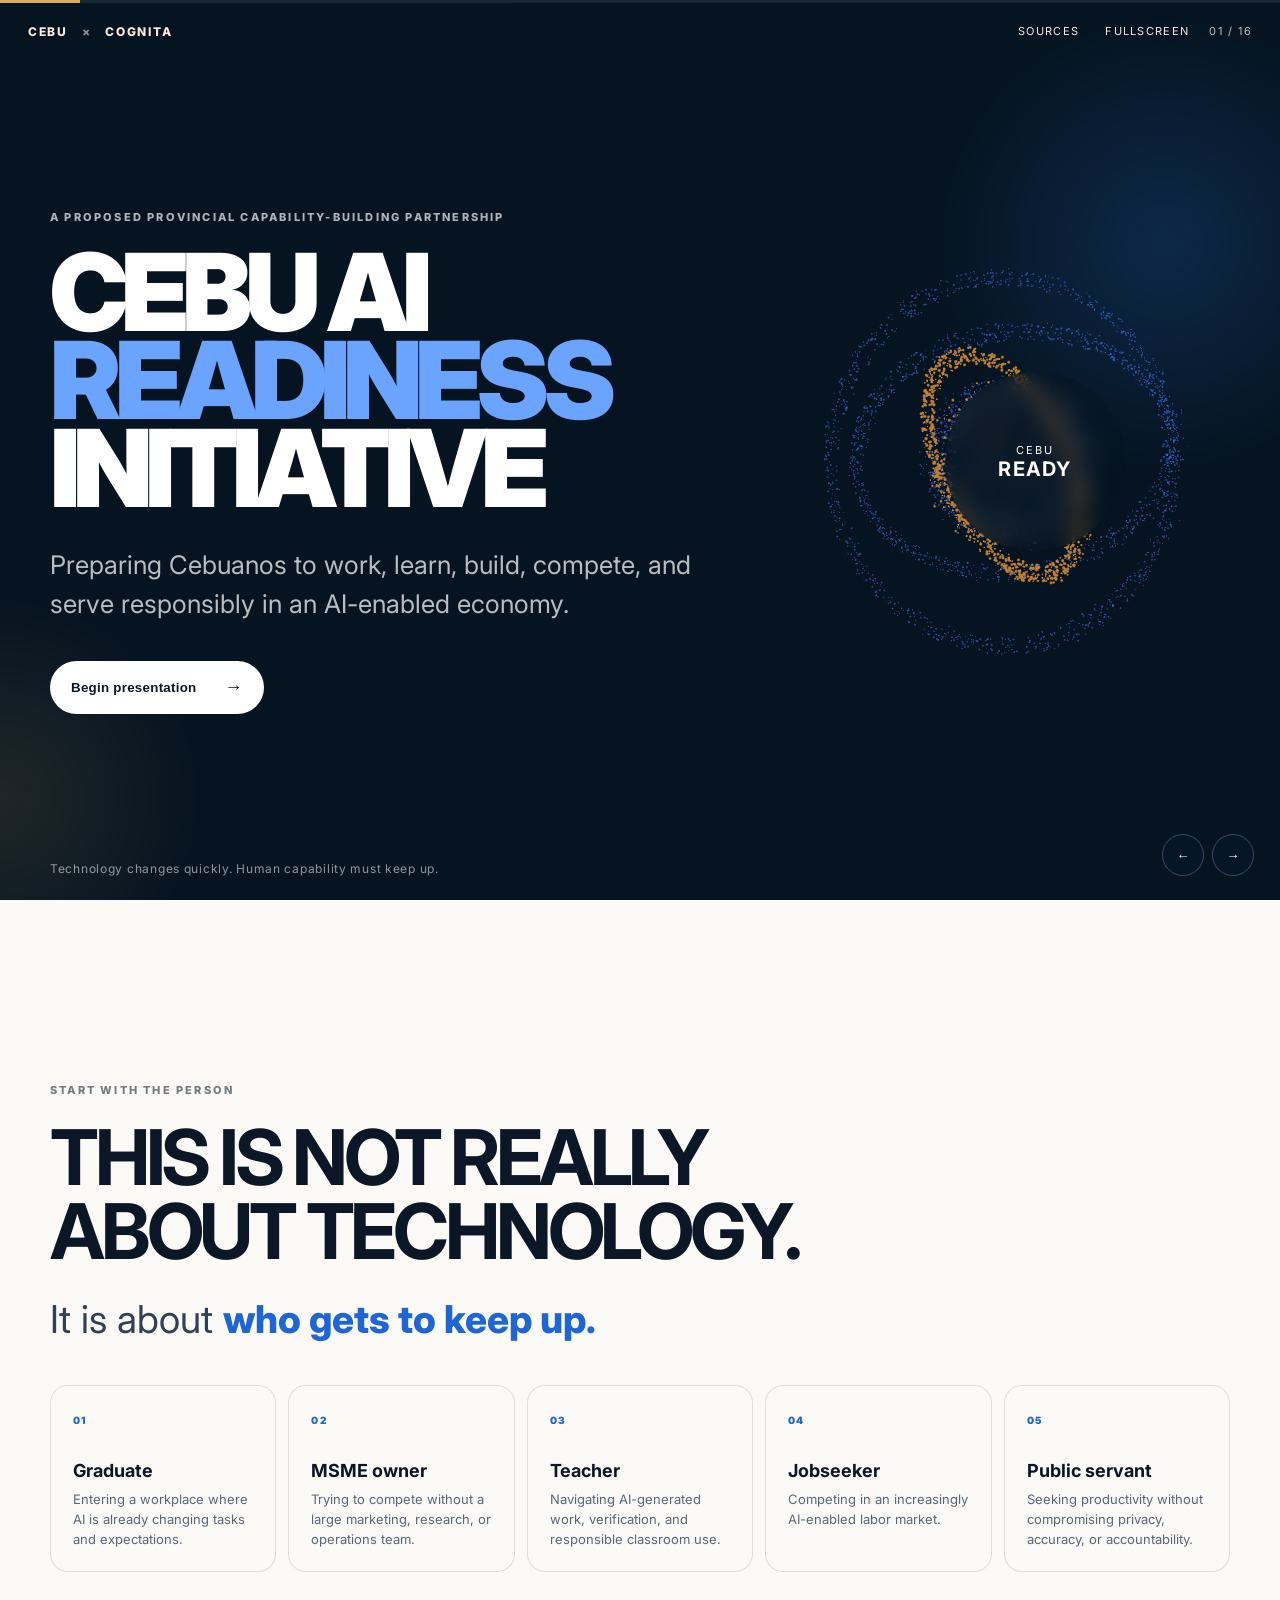
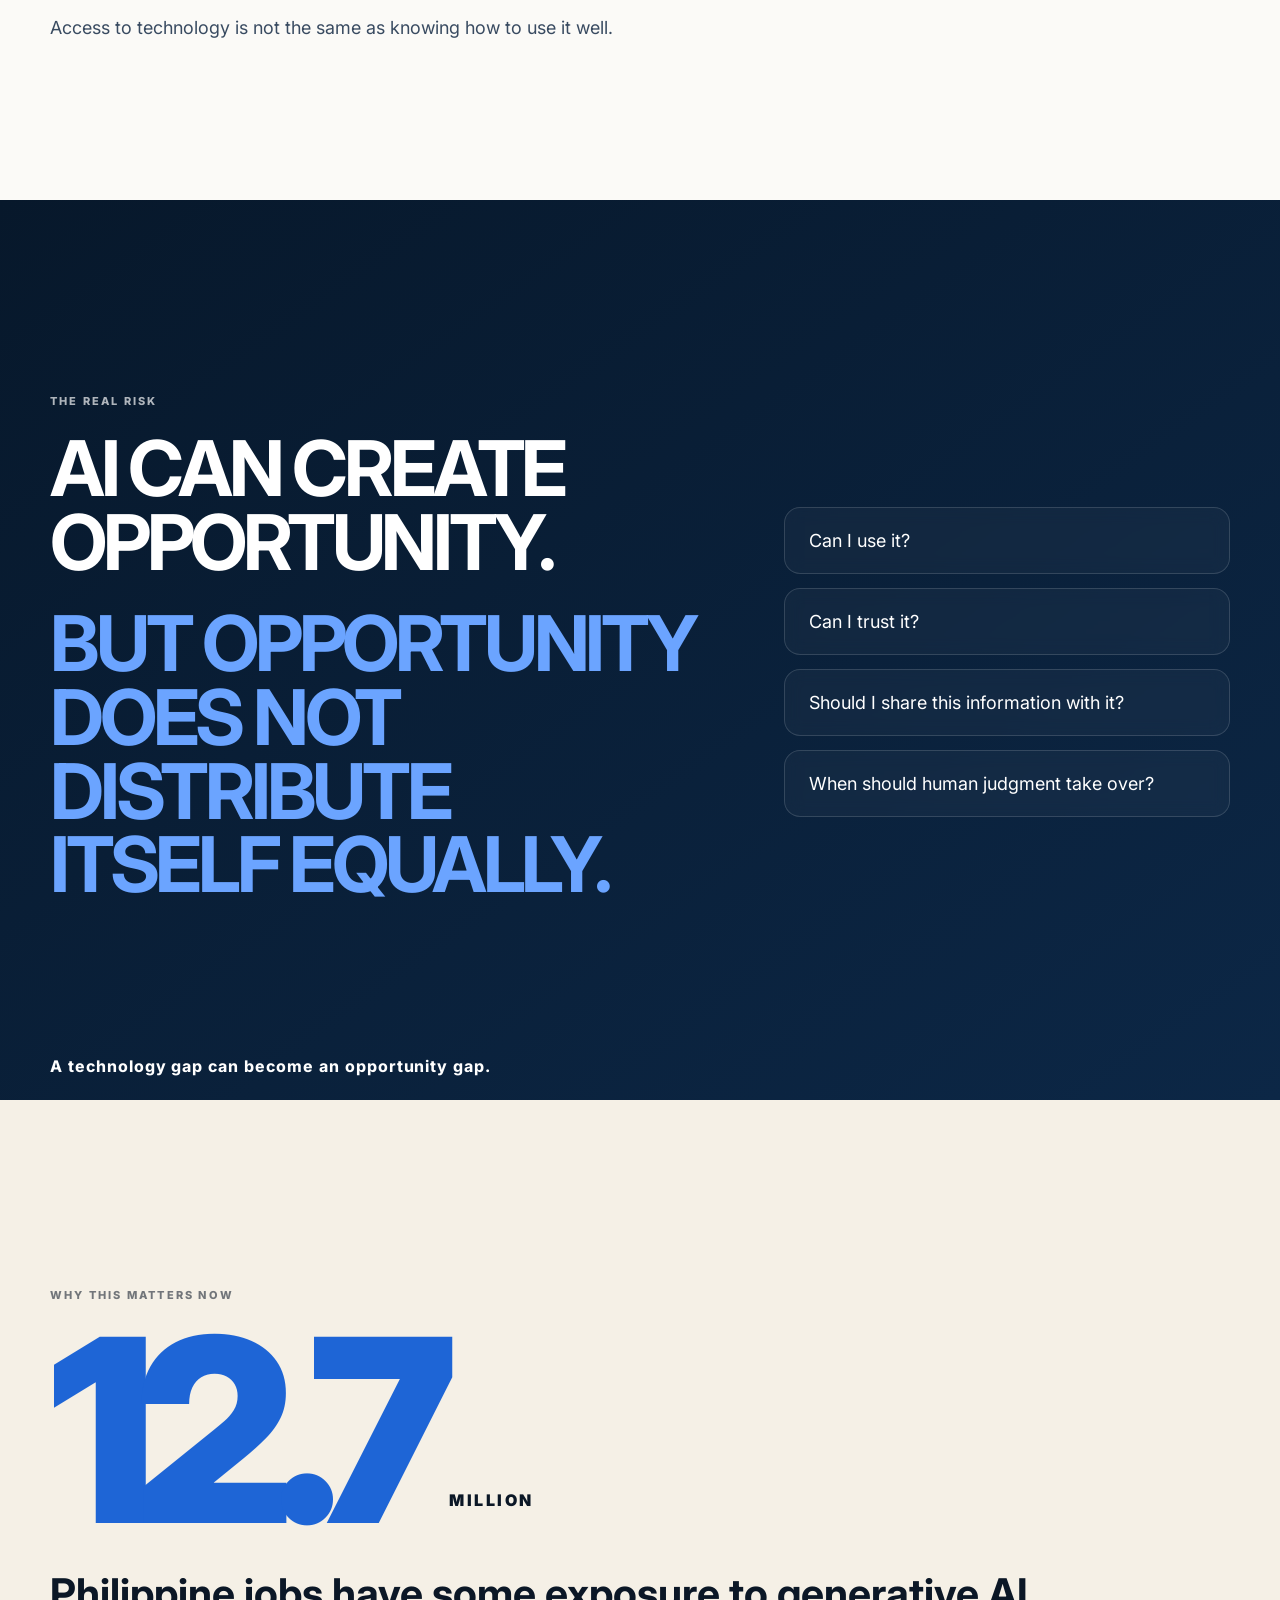
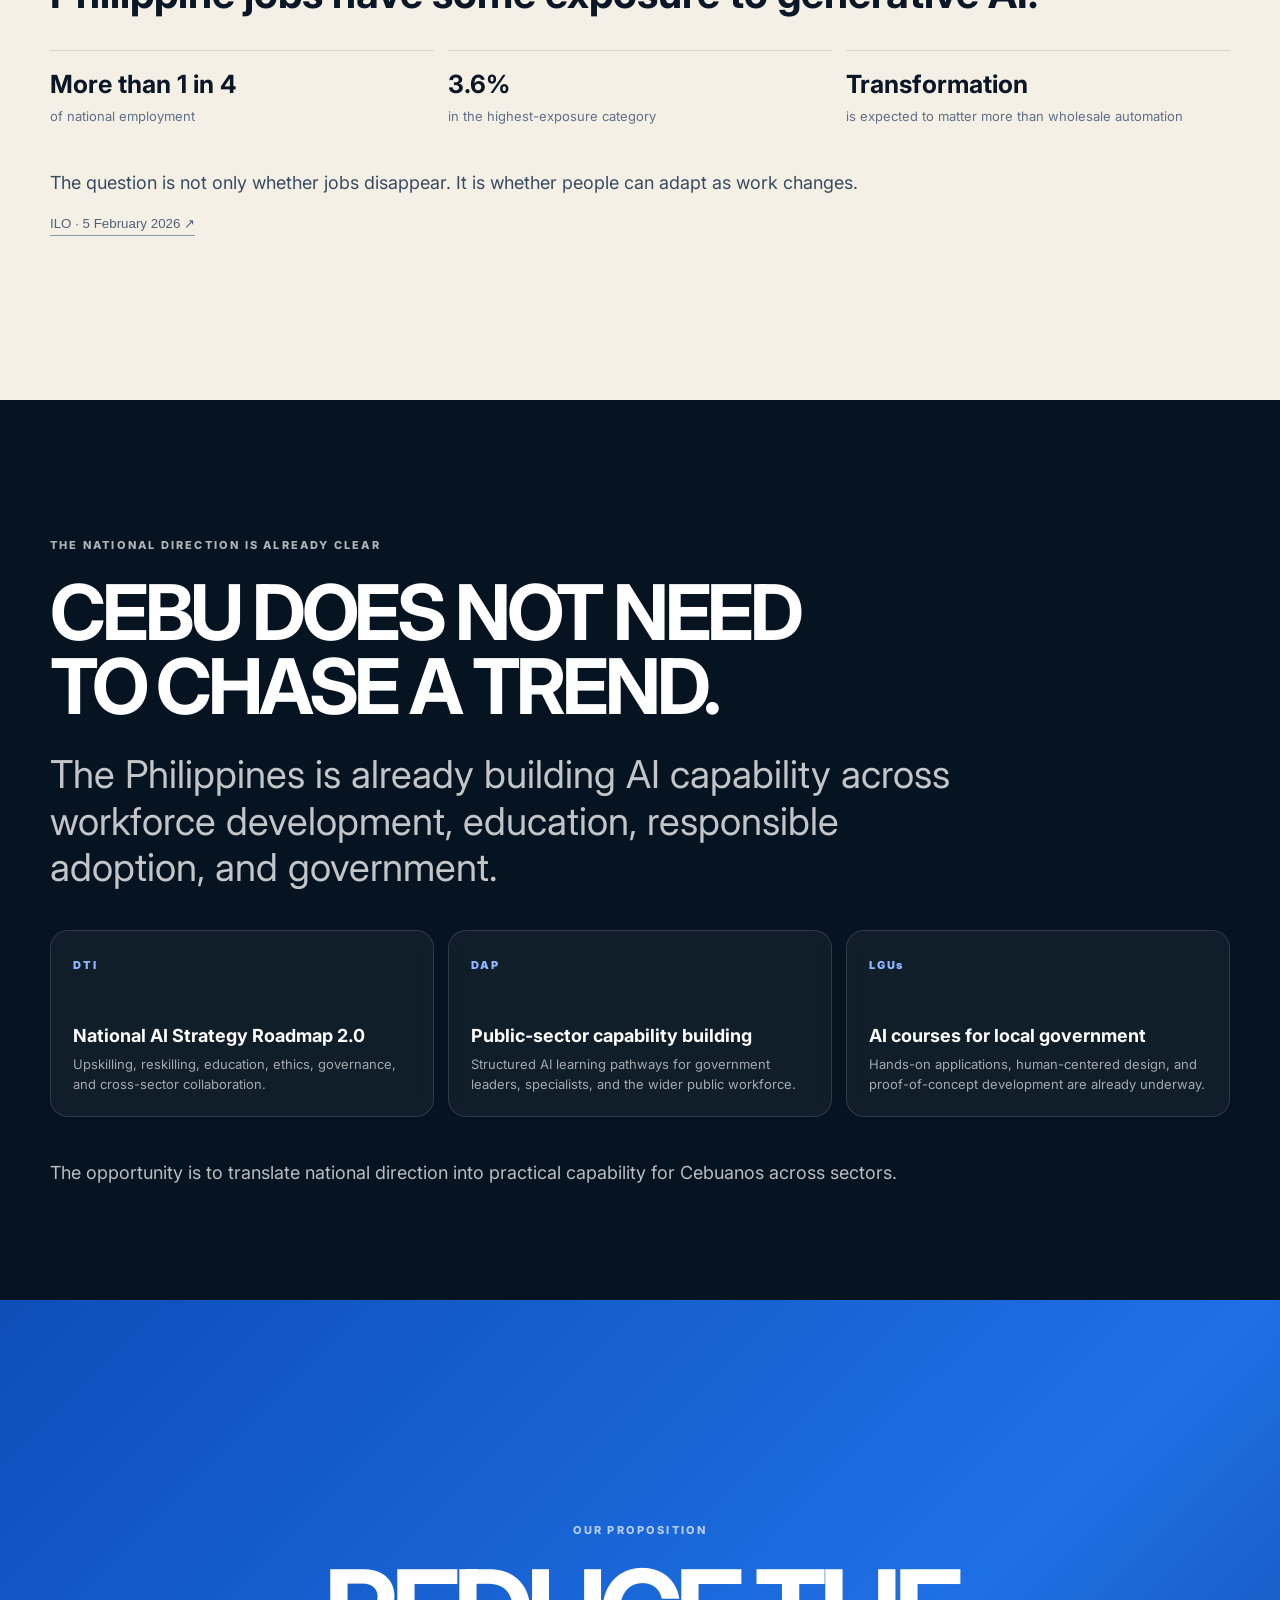
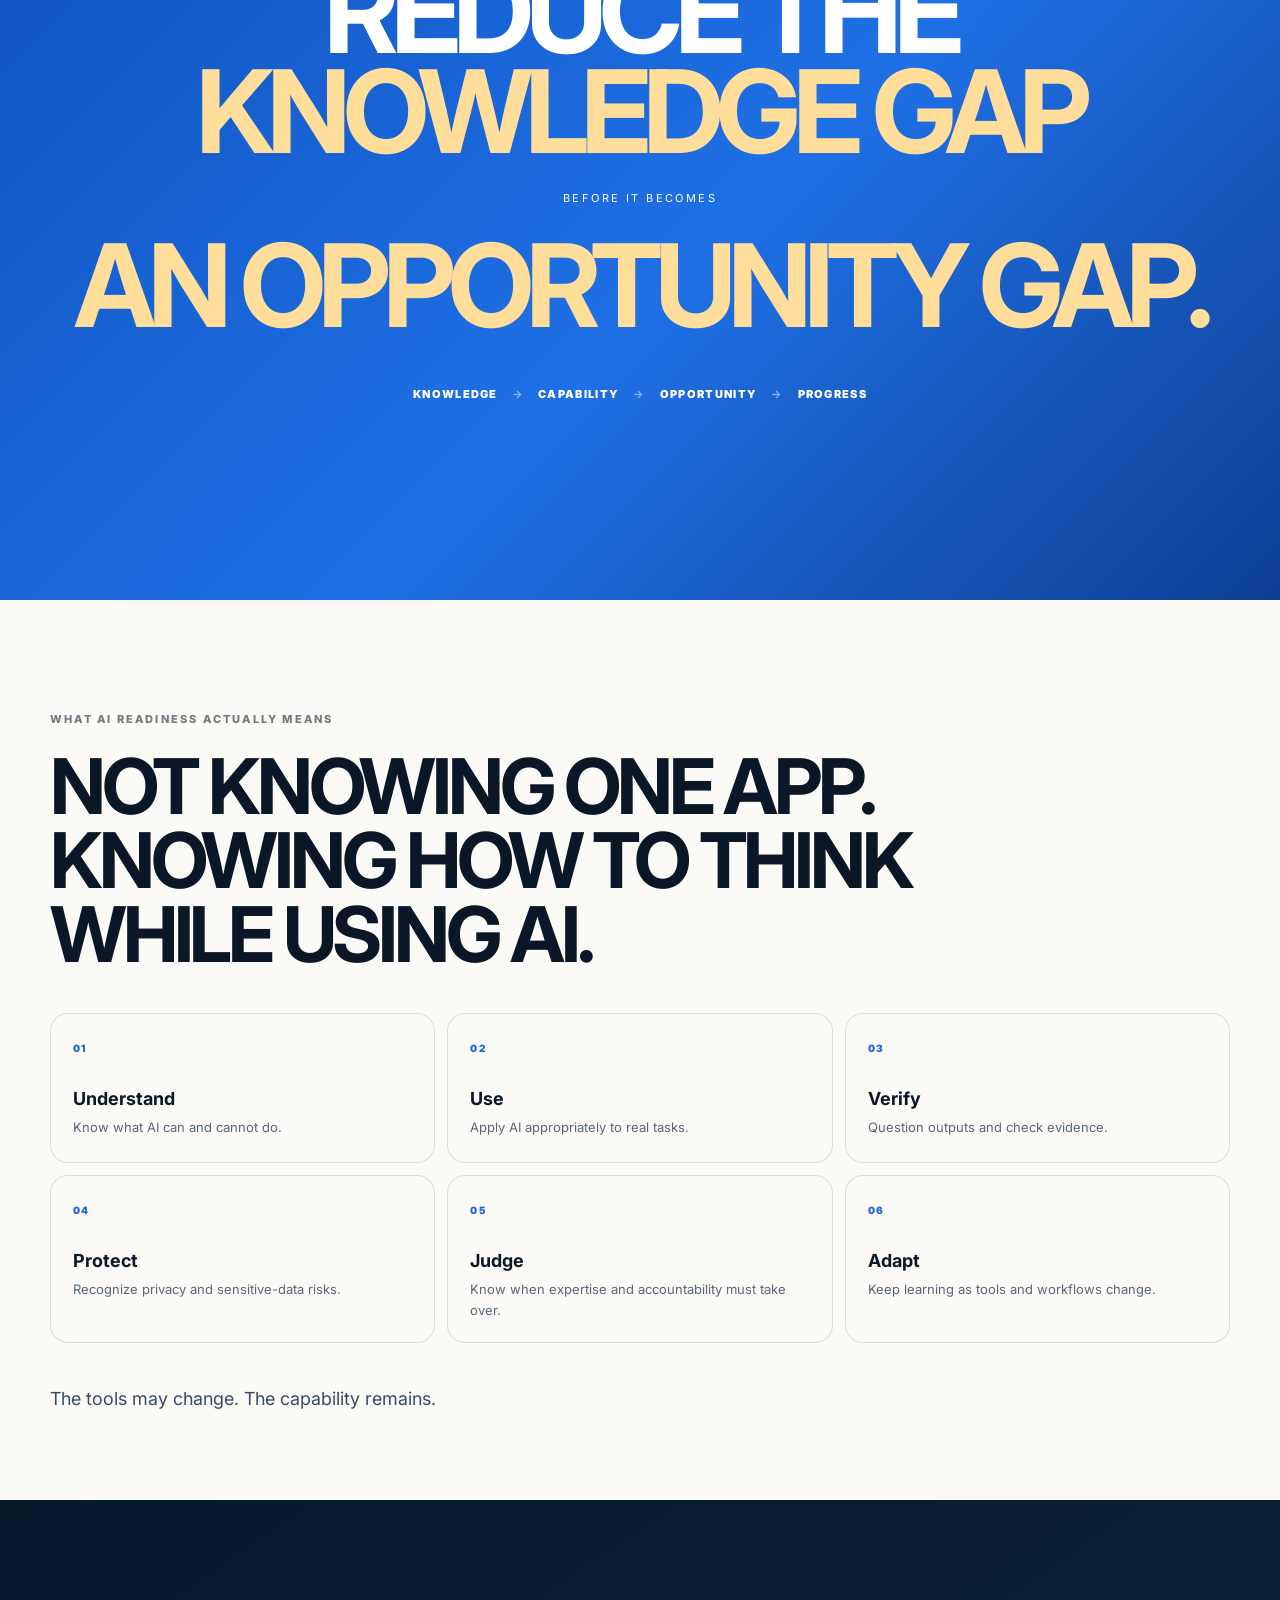
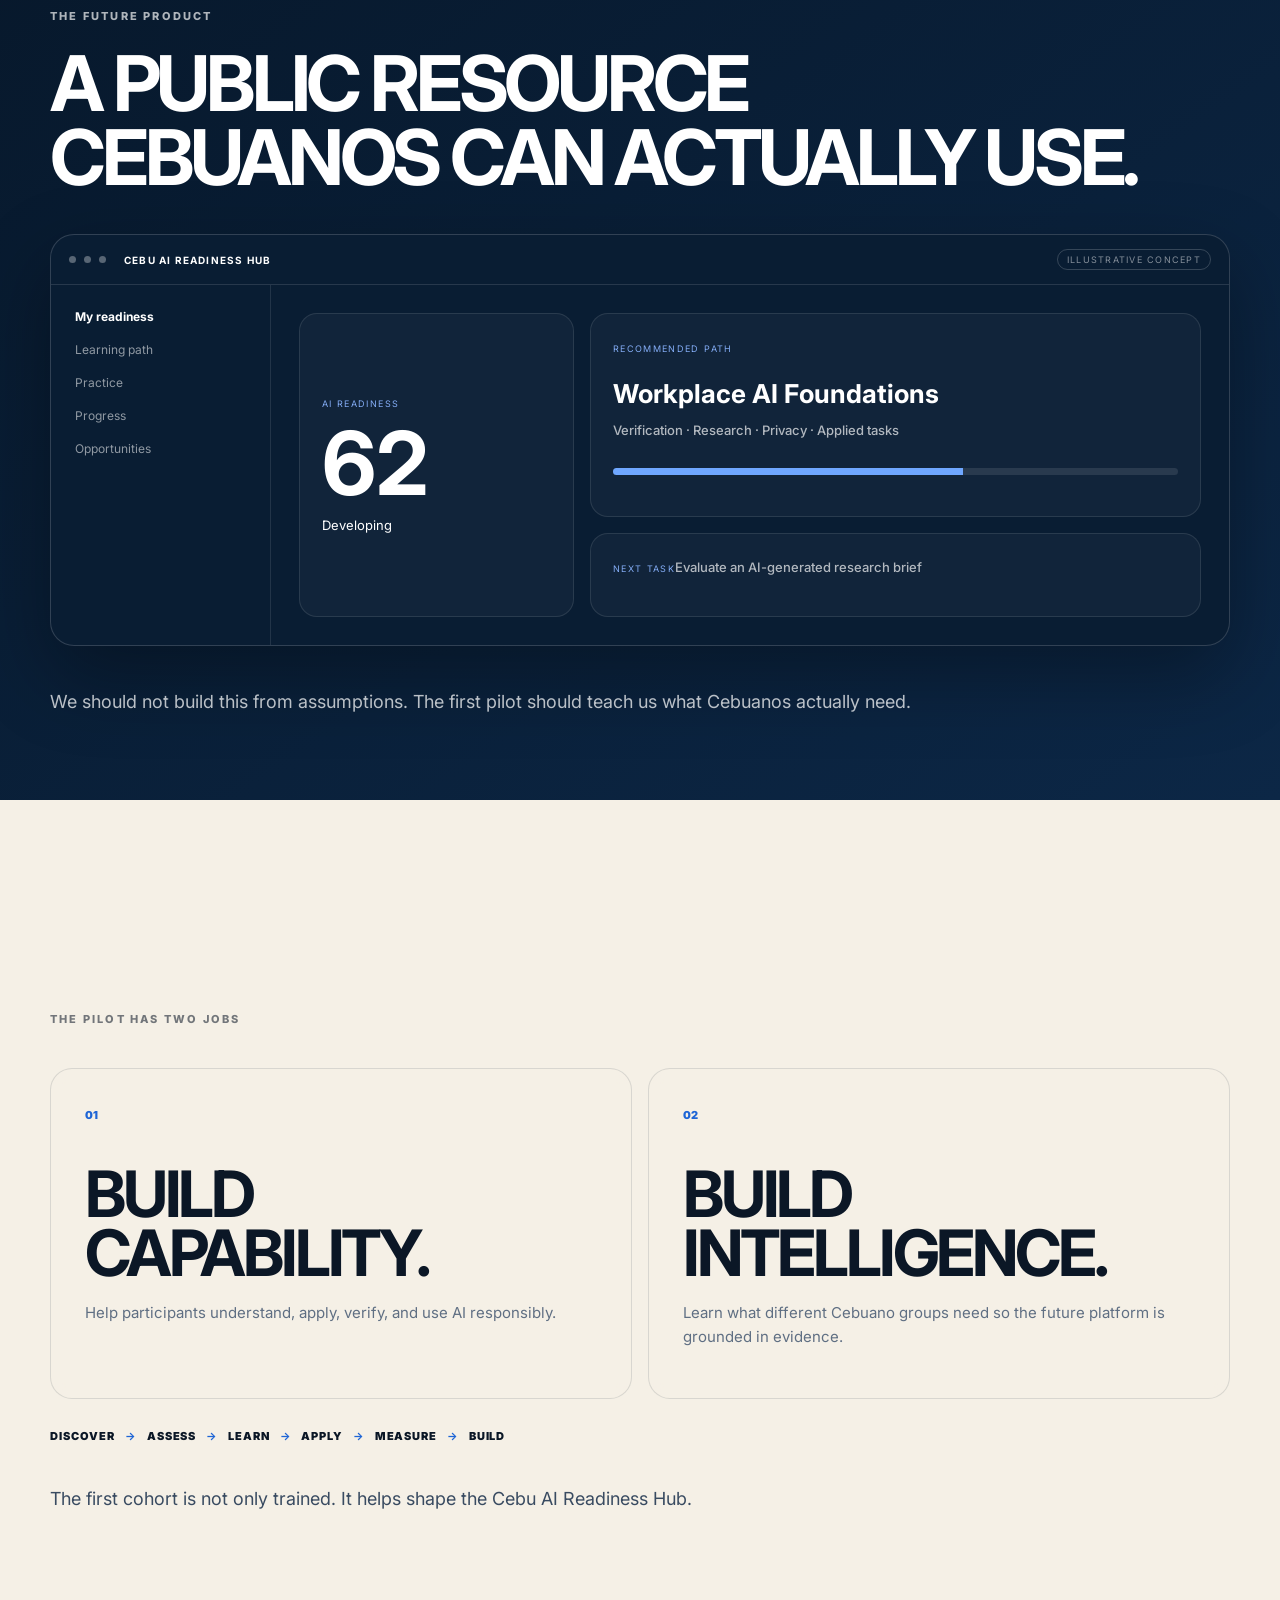
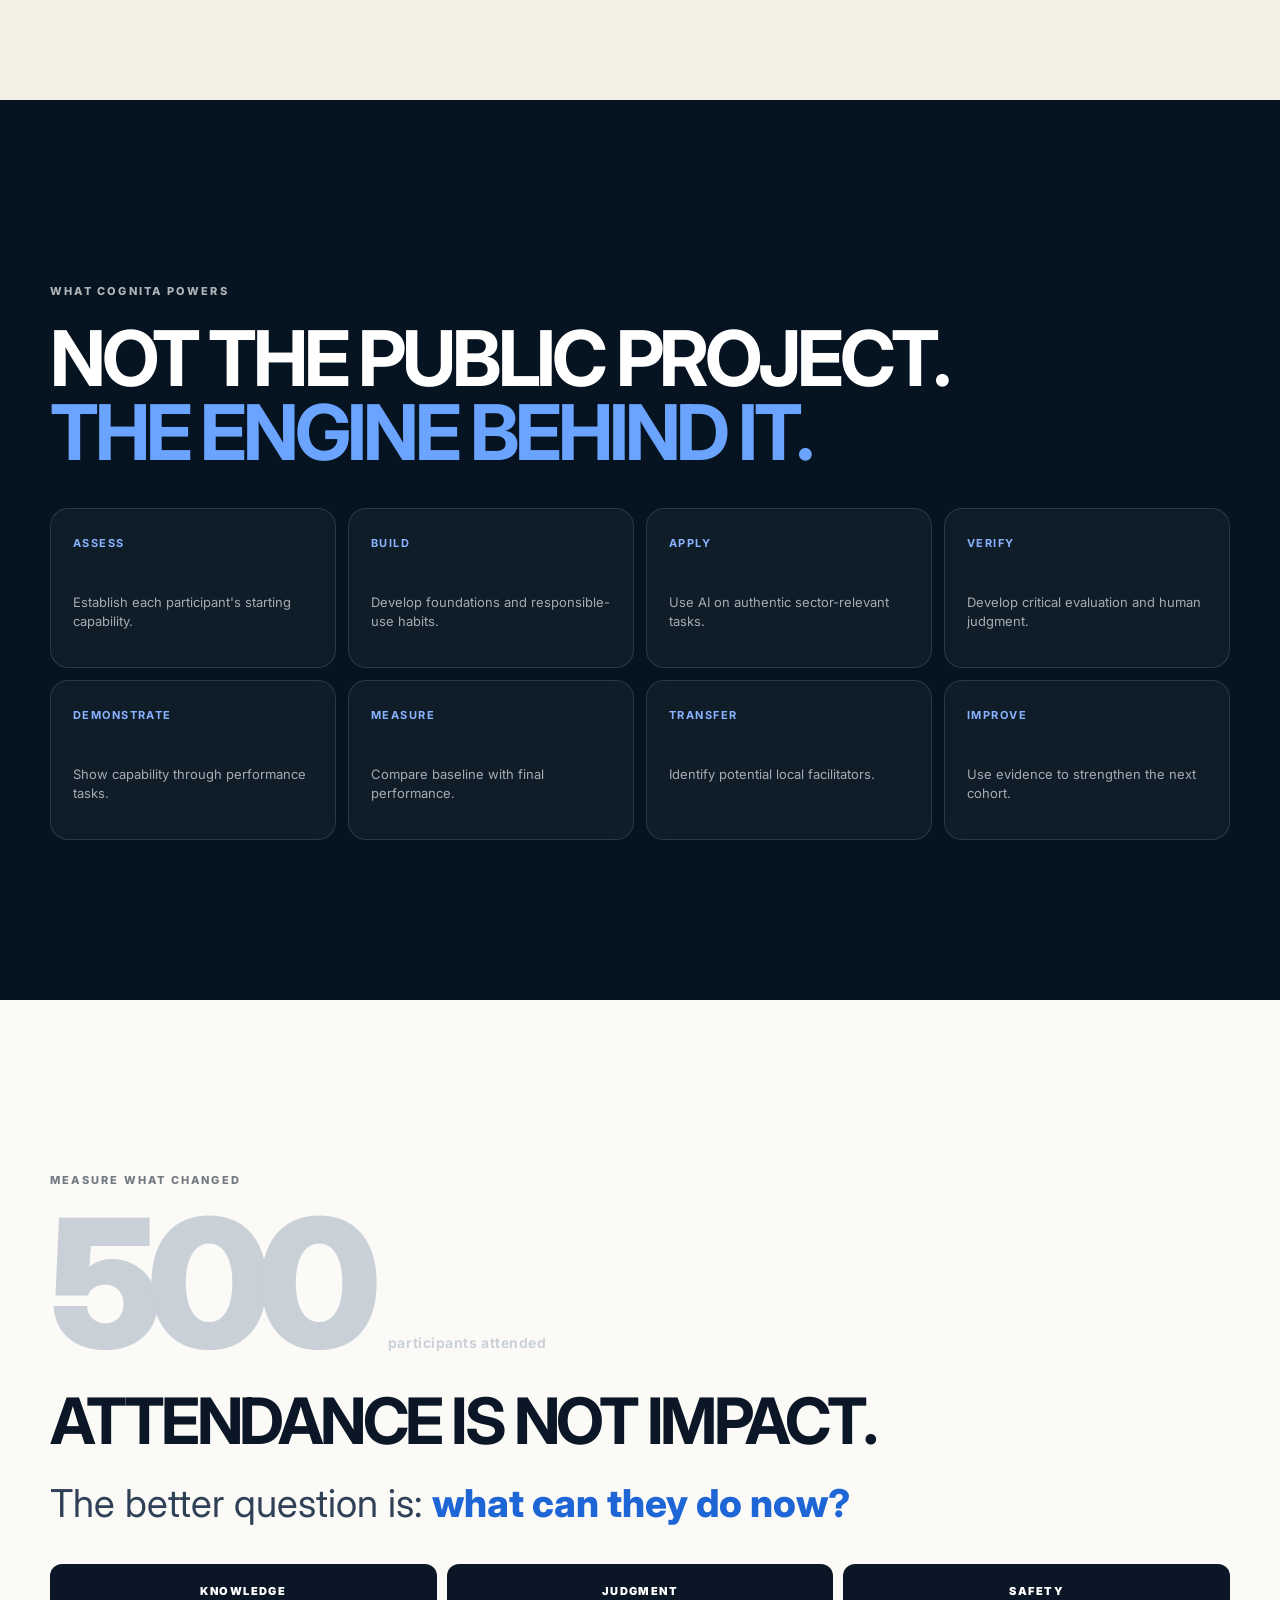
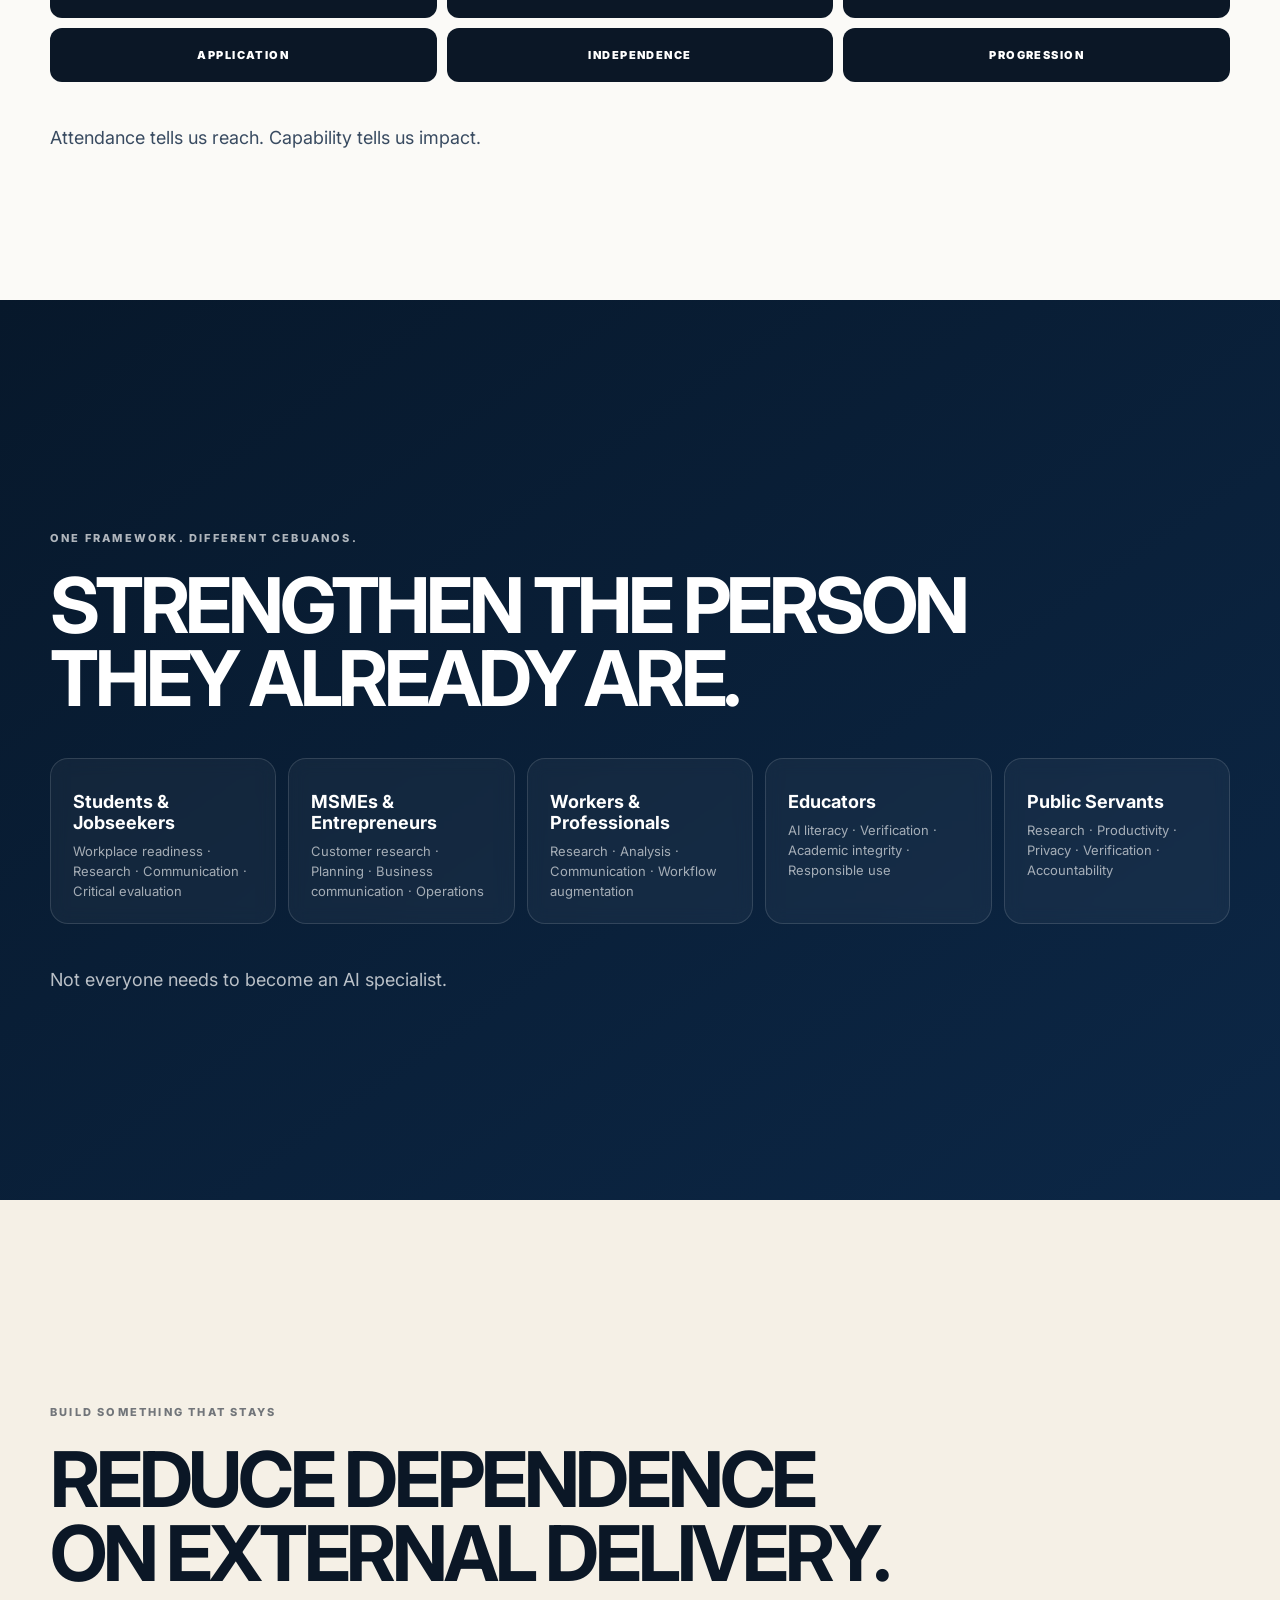
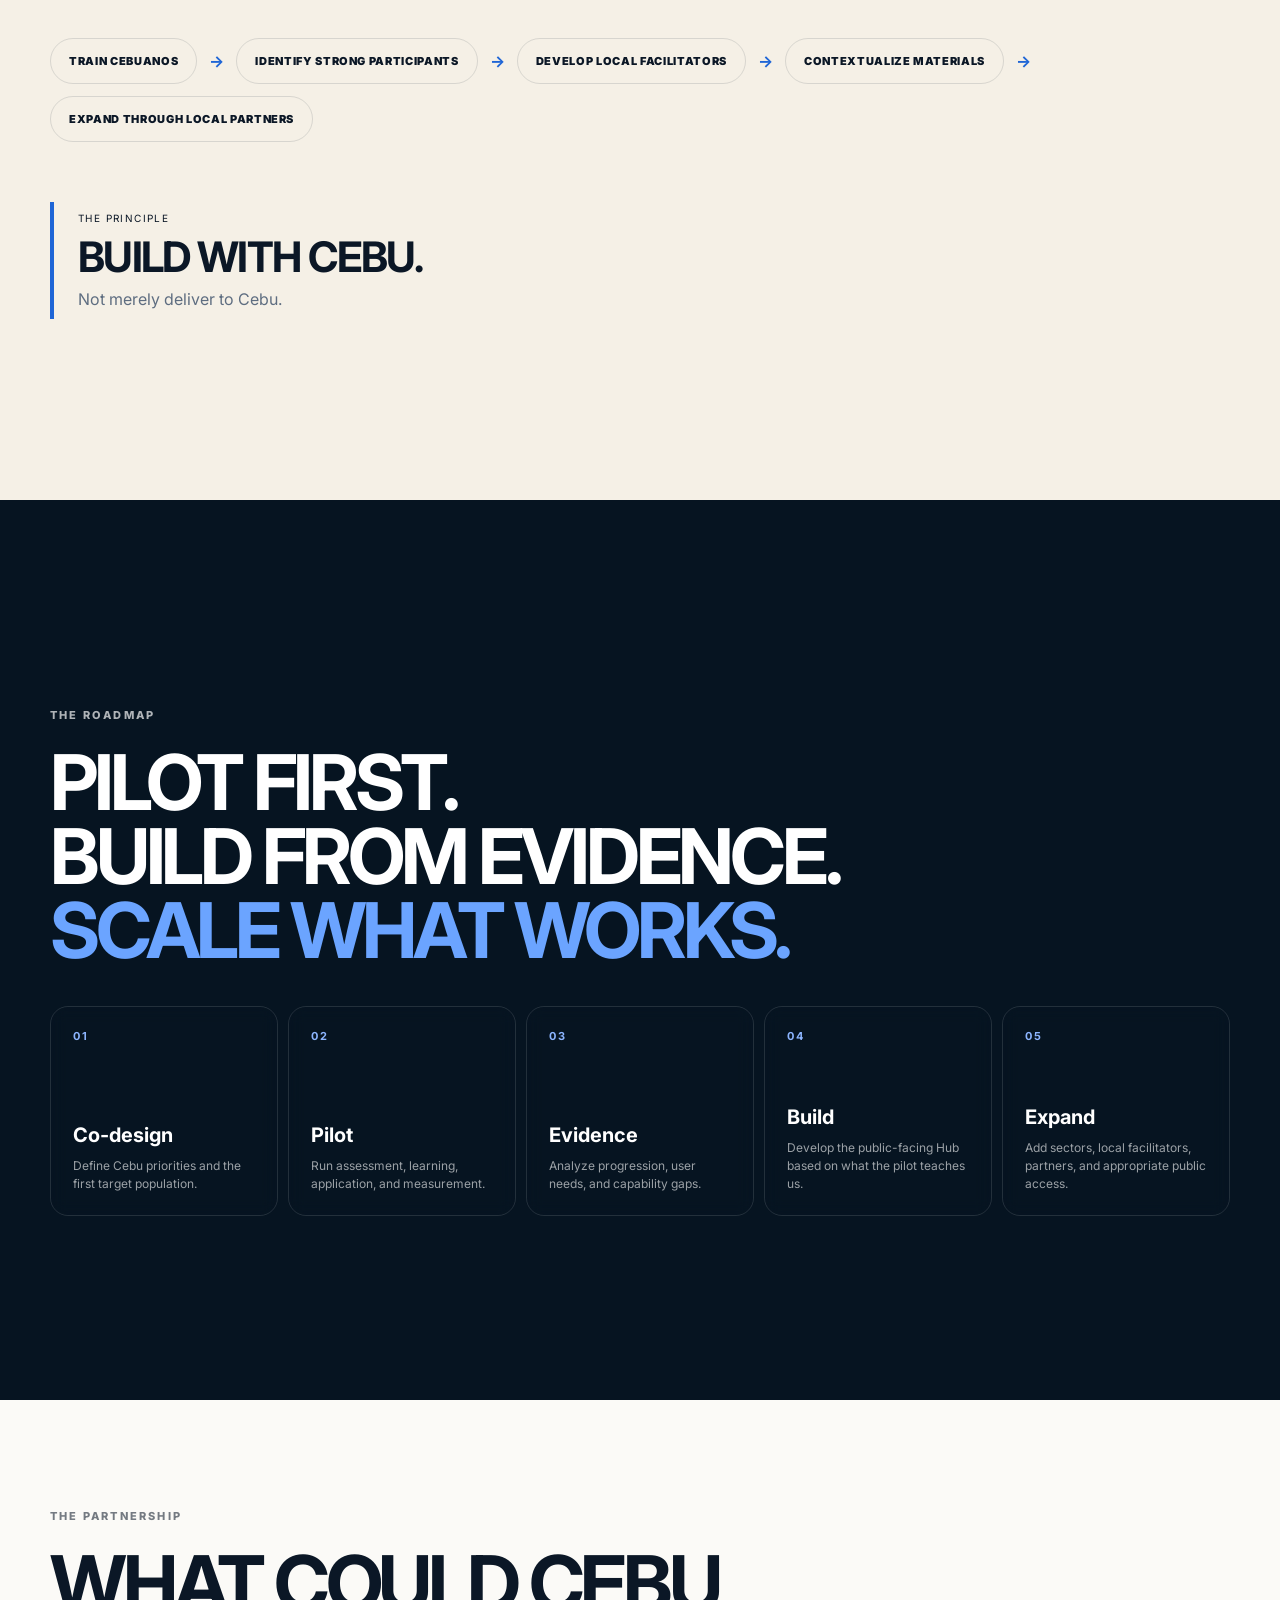
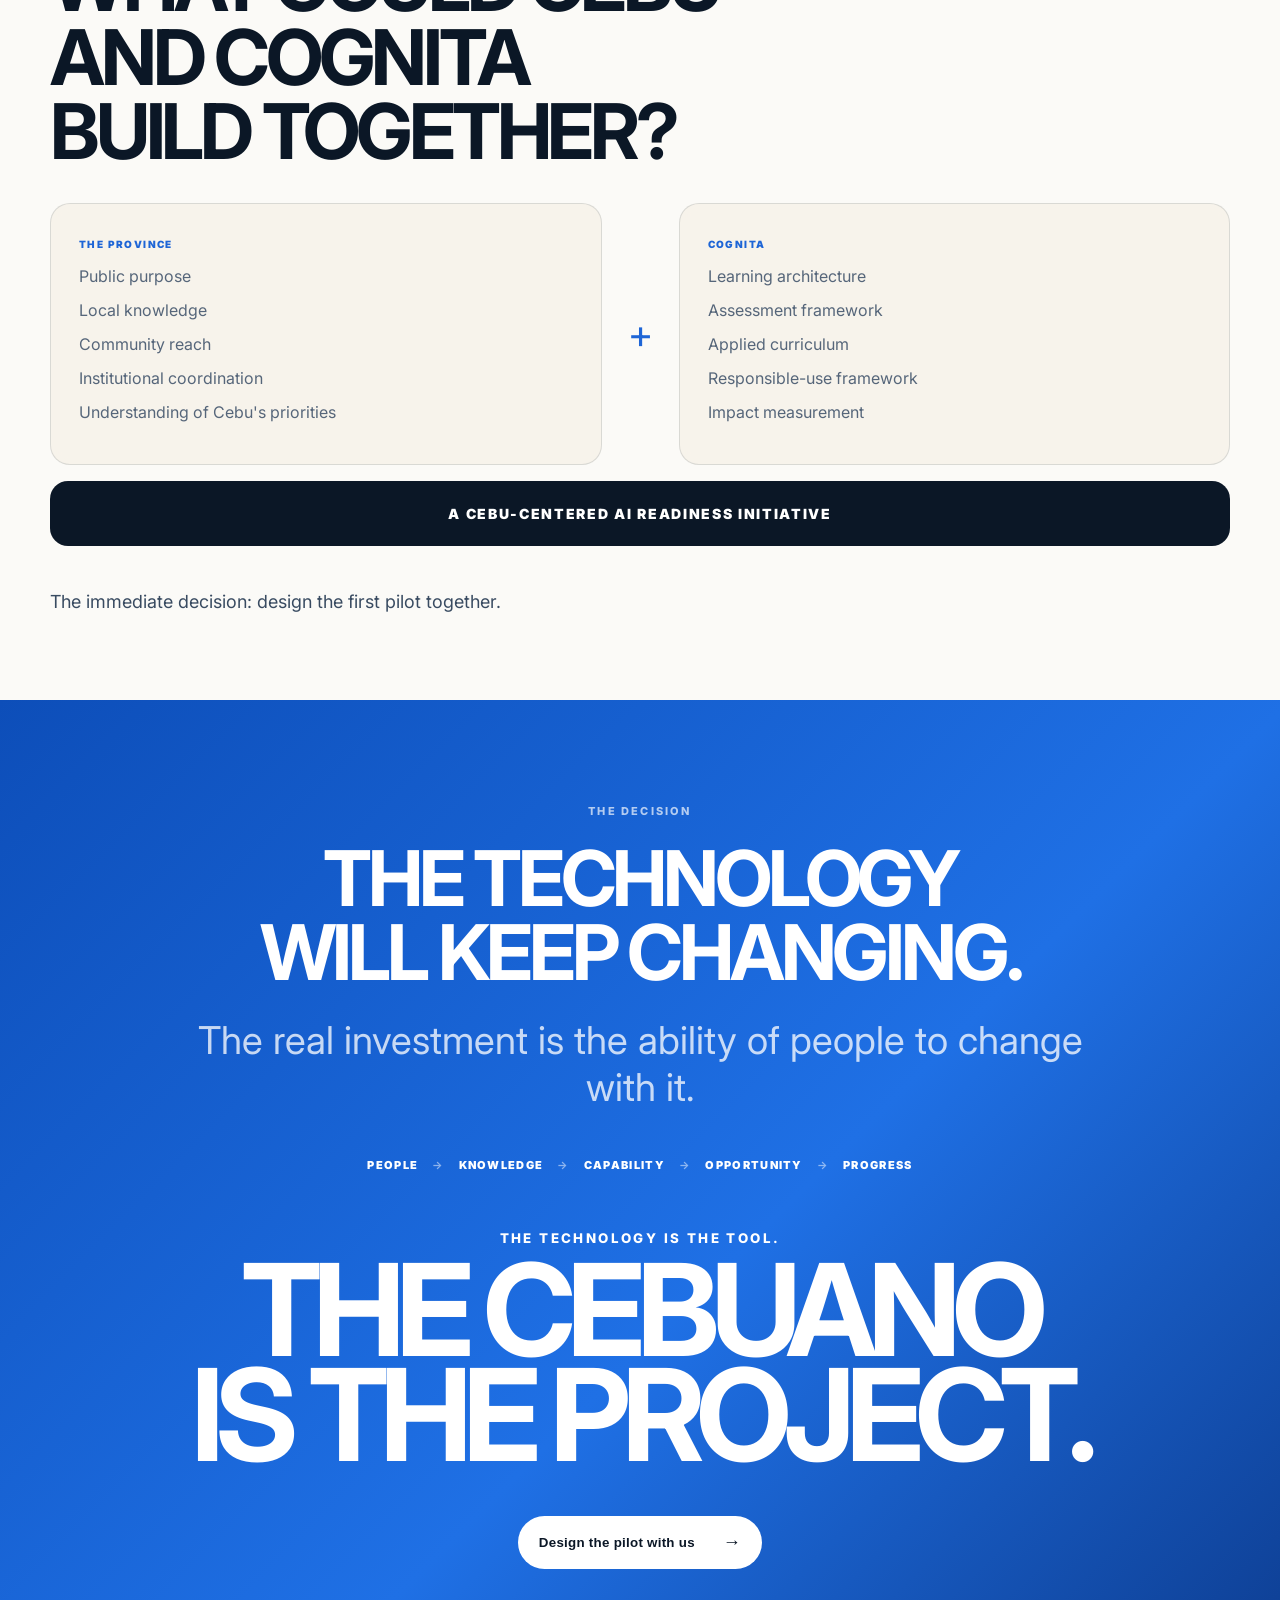
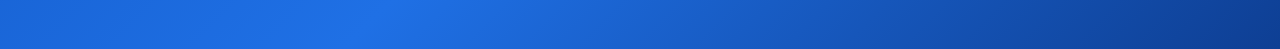
<file: index.html>
<!doctype html>
<html lang="en">
<head>
  <meta charset="utf-8" />
  <meta name="viewport" content="width=device-width, initial-scale=1" />
  <meta name="theme-color" content="#07182b" />
  <meta name="description" content="Cebu AI Readiness Initiative — a proposed capability-building partnership between Cebu and Cognita." />
  <title>Cebu AI Readiness Initiative</title>
  <meta property="og:type" content="website" />
  <meta property="og:title" content="Cebu AI Readiness Initiative" />
  <meta property="og:description" content="A proposed partnership to prepare Cebuanos to work, learn, build, compete, and serve responsibly in an AI-enabled economy. Pilot first. Build from evidence." />
  <meta name="twitter:card" content="summary" />
  <link rel="preconnect" href="https://fonts.googleapis.com" />
  <link rel="preconnect" href="https://fonts.gstatic.com" crossorigin />
  <link rel="stylesheet" href="https://fonts.googleapis.com/css2?family=Inter:wght@400;500;650;700;800;900&display=swap" />
  <link rel="stylesheet" href="styles.css" />
</head>
<body>
  <div class="progress" aria-hidden="true"><span id="progressBar"></span></div>

  <header class="chrome" aria-label="Presentation controls">
    <div class="brand">CEBU <span>×</span> COGNITA</div>
    <div class="chrome-actions">
      <button class="icon-btn" id="sourceBtn" type="button" aria-label="View sources">Sources</button>
      <button class="icon-btn" id="fullscreenBtn" type="button" aria-label="Enter fullscreen">Fullscreen</button>
      <div class="counter" aria-live="polite"><span id="currentSection">01</span><span>/</span><span id="totalSections">16</span></div>
    </div>
  </header>

  <main id="presentation">
    <section class="scene hero scene-dark" data-scene="01">
      <div class="ambient ambient-a"></div><div class="ambient ambient-b"></div>
      <div class="scene-inner hero-grid reveal">
        <div>
          <p class="eyebrow">A proposed provincial capability-building partnership</p>
          <h1>CEBU AI<br><span>READINESS</span><br>INITIATIVE</h1>
          <p class="lede">Preparing Cebuanos to work, learn, build, compete, and serve responsibly in an AI-enabled economy.</p>
          <button class="primary" data-next type="button">Begin presentation <span>→</span></button>
        </div>
        <div class="hero-mark" aria-hidden="true">
          <div class="orbit orbit-1"></div><div class="orbit orbit-2"></div><div class="orbit orbit-3"></div>
          <div class="core">CEBU<br><strong>READY</strong></div>
        </div>
      </div>
      <div class="bottom-note">Technology changes quickly. Human capability must keep up.</div>
    </section>

    <section class="scene scene-light" data-scene="02">
      <div class="scene-inner reveal">
        <p class="eyebrow dark">START WITH THE PERSON</p>
        <h2 class="display dark">THIS IS NOT REALLY<br>ABOUT TECHNOLOGY.</h2>
        <p class="statement dark">It is about <em>who gets to keep up.</em></p>
        <div class="people-grid">
          <article><span>01</span><h3>Graduate</h3><p>Entering a workplace where AI is already changing tasks and expectations.</p></article>
          <article><span>02</span><h3>MSME owner</h3><p>Trying to compete without a large marketing, research, or operations team.</p></article>
          <article><span>03</span><h3>Teacher</h3><p>Navigating AI-generated work, verification, and responsible classroom use.</p></article>
          <article><span>04</span><h3>Jobseeker</h3><p>Competing in an increasingly AI-enabled labor market.</p></article>
          <article><span>05</span><h3>Public servant</h3><p>Seeking productivity without compromising privacy, accuracy, or accountability.</p></article>
        </div>
        <p class="closing-line dark">Access to technology is not the same as knowing how to use it well.</p>
      </div>
    </section>

    <section class="scene scene-navy" data-scene="03">
      <div class="scene-inner split reveal">
        <div>
          <p class="eyebrow">THE REAL RISK</p>
          <h2 class="display">AI CAN CREATE<br>OPPORTUNITY.</h2>
          <h2 class="display accent">BUT OPPORTUNITY<br>DOES NOT DISTRIBUTE<br>ITSELF EQUALLY.</h2>
        </div>
        <div class="question-stack">
          <div>Can I use it?</div><div>Can I trust it?</div><div>Should I share this information with it?</div><div>When should human judgment take over?</div>
        </div>
      </div>
      <div class="bottom-note strong">A technology gap can become an opportunity gap.</div>
    </section>

    <section class="scene scene-cream" data-scene="04">
      <div class="scene-inner evidence reveal">
        <p class="eyebrow dark">WHY THIS MATTERS NOW</p>
        <div class="metric-wrap">
          <div class="metric" data-count="12.7">0</div><div class="metric-unit">MILLION</div>
        </div>
        <h2 class="metric-caption dark">Philippine jobs have some exposure to generative AI.</h2>
        <div class="evidence-grid">
          <div><strong>More than 1 in 4</strong><span>of national employment</span></div>
          <div><strong>3.6%</strong><span>in the highest-exposure category</span></div>
          <div><strong>Transformation</strong><span>is expected to matter more than wholesale automation</span></div>
        </div>
        <p class="closing-line dark">The question is not only whether jobs disappear. It is whether people can adapt as work changes.</p>
        <button class="source-link" data-source="ilo" type="button">ILO · 5 February 2026 ↗</button>
      </div>
    </section>

    <section class="scene scene-dark" data-scene="05">
      <div class="scene-inner reveal">
        <p class="eyebrow">THE NATIONAL DIRECTION IS ALREADY CLEAR</p>
        <h2 class="display">CEBU DOES NOT NEED<br>TO CHASE A TREND.</h2>
        <p class="statement">The Philippines is already building AI capability across workforce development, education, responsible adoption, and government.</p>
        <div class="signal-grid">
          <article><span>DTI</span><h3>National AI Strategy Roadmap 2.0</h3><p>Upskilling, reskilling, education, ethics, governance, and cross-sector collaboration.</p></article>
          <article><span>DAP</span><h3>Public-sector capability building</h3><p>Structured AI learning pathways for government leaders, specialists, and the wider public workforce.</p></article>
          <article><span>LGUs</span><h3>AI courses for local government</h3><p>Hands-on applications, human-centered design, and proof-of-concept development are already underway.</p></article>
        </div>
        <p class="closing-line">The opportunity is to translate national direction into practical capability for Cebuanos across sectors.</p>
      </div>
    </section>

    <section class="scene scene-blue" data-scene="06">
      <div class="scene-inner center reveal">
        <p class="eyebrow">OUR PROPOSITION</p>
        <h2 class="mega">REDUCE THE<br><span>KNOWLEDGE GAP</span></h2>
        <p class="bridge">before it becomes</p>
        <h2 class="mega"><span>AN OPPORTUNITY GAP.</span></h2>
        <div class="ladder"><span>KNOWLEDGE</span><b>→</b><span>CAPABILITY</span><b>→</b><span>OPPORTUNITY</span><b>→</b><span>PROGRESS</span></div>
      </div>
    </section>

    <section class="scene scene-light" data-scene="07">
      <div class="scene-inner reveal">
        <p class="eyebrow dark">WHAT AI READINESS ACTUALLY MEANS</p>
        <h2 class="display dark">NOT KNOWING ONE APP.<br>KNOWING HOW TO THINK<br>WHILE USING AI.</h2>
        <div class="capability-grid">
          <article><span>01</span><h3>Understand</h3><p>Know what AI can and cannot do.</p></article>
          <article><span>02</span><h3>Use</h3><p>Apply AI appropriately to real tasks.</p></article>
          <article><span>03</span><h3>Verify</h3><p>Question outputs and check evidence.</p></article>
          <article><span>04</span><h3>Protect</h3><p>Recognize privacy and sensitive-data risks.</p></article>
          <article><span>05</span><h3>Judge</h3><p>Know when expertise and accountability must take over.</p></article>
          <article><span>06</span><h3>Adapt</h3><p>Keep learning as tools and workflows change.</p></article>
        </div>
        <p class="closing-line dark">The tools may change. The capability remains.</p>
      </div>
    </section>

    <section class="scene scene-navy" data-scene="08">
      <div class="scene-inner reveal">
        <p class="eyebrow">THE FUTURE PRODUCT</p>
        <h2 class="display">A PUBLIC RESOURCE<br>CEBUANOS CAN ACTUALLY USE.</h2>
        <div class="product-shell">
          <div class="product-top"><span class="dot"></span><span class="dot"></span><span class="dot"></span><strong>CEBU AI READINESS HUB</strong><em class="illustrative">Illustrative concept</em></div>
          <div class="product-body">
            <aside><b>My readiness</b><span>Learning path</span><span>Practice</span><span>Progress</span><span>Opportunities</span></aside>
            <div class="dashboard">
              <div class="score"><small>AI READINESS</small><strong>62</strong><span>Developing</span></div>
              <div class="path"><small>RECOMMENDED PATH</small><h3>Workplace AI Foundations</h3><p>Verification · Research · Privacy · Applied tasks</p><div class="bar"><span></span></div></div>
              <div class="mini"><small>NEXT TASK</small><strong>Evaluate an AI-generated research brief</strong></div>
            </div>
          </div>
        </div>
        <p class="closing-line">We should not build this from assumptions. The first pilot should teach us what Cebuanos actually need.</p>
      </div>
    </section>

    <section class="scene scene-cream" data-scene="09">
      <div class="scene-inner reveal">
        <p class="eyebrow dark">THE PILOT HAS TWO JOBS</p>
        <div class="dual">
          <div><span>01</span><h2>BUILD<br>CAPABILITY.</h2><p>Help participants understand, apply, verify, and use AI responsibly.</p></div>
          <div><span>02</span><h2>BUILD<br>INTELLIGENCE.</h2><p>Learn what different Cebuano groups need so the future platform is grounded in evidence.</p></div>
        </div>
        <div class="flow dark-flow"><span>DISCOVER</span><b>→</b><span>ASSESS</span><b>→</b><span>LEARN</span><b>→</b><span>APPLY</span><b>→</b><span>MEASURE</span><b>→</b><span>BUILD</span></div>
        <p class="closing-line dark">The first cohort is not only trained. It helps shape the Cebu AI Readiness Hub.</p>
      </div>
    </section>

    <section class="scene scene-dark" data-scene="10">
      <div class="scene-inner reveal">
        <p class="eyebrow">WHAT COGNITA POWERS</p>
        <h2 class="display">NOT THE PUBLIC PROJECT.<br><span class="accent">THE ENGINE BEHIND IT.</span></h2>
        <div class="engine-grid">
          <article><b>ASSESS</b><p>Establish each participant's starting capability.</p></article>
          <article><b>BUILD</b><p>Develop foundations and responsible-use habits.</p></article>
          <article><b>APPLY</b><p>Use AI on authentic sector-relevant tasks.</p></article>
          <article><b>VERIFY</b><p>Develop critical evaluation and human judgment.</p></article>
          <article><b>DEMONSTRATE</b><p>Show capability through performance tasks.</p></article>
          <article><b>MEASURE</b><p>Compare baseline with final performance.</p></article>
          <article><b>TRANSFER</b><p>Identify potential local facilitators.</p></article>
          <article><b>IMPROVE</b><p>Use evidence to strengthen the next cohort.</p></article>
        </div>
      </div>
    </section>

    <section class="scene scene-light" data-scene="11">
      <div class="scene-inner reveal">
        <p class="eyebrow dark">MEASURE WHAT CHANGED</p>
        <div class="attendance">500 <span>participants attended</span></div>
        <h2 class="display dark strike">ATTENDANCE IS NOT IMPACT.</h2>
        <p class="statement dark">The better question is: <em>what can they do now?</em></p>
        <div class="measure-grid">
          <div>KNOWLEDGE</div><div>JUDGMENT</div><div>SAFETY</div><div>APPLICATION</div><div>INDEPENDENCE</div><div>PROGRESSION</div>
        </div>
        <p class="closing-line dark">Attendance tells us reach. Capability tells us impact.</p>
      </div>
    </section>

    <section class="scene scene-navy" data-scene="12">
      <div class="scene-inner reveal">
        <p class="eyebrow">ONE FRAMEWORK. DIFFERENT CEBUANOS.</p>
        <h2 class="display">STRENGTHEN THE PERSON<br>THEY ALREADY ARE.</h2>
        <div class="sector-grid">
          <article><h3>Students & Jobseekers</h3><p>Workplace readiness · Research · Communication · Critical evaluation</p></article>
          <article><h3>MSMEs & Entrepreneurs</h3><p>Customer research · Planning · Business communication · Operations</p></article>
          <article><h3>Workers & Professionals</h3><p>Research · Analysis · Communication · Workflow augmentation</p></article>
          <article><h3>Educators</h3><p>AI literacy · Verification · Academic integrity · Responsible use</p></article>
          <article><h3>Public Servants</h3><p>Research · Productivity · Privacy · Verification · Accountability</p></article>
        </div>
        <p class="closing-line">Not everyone needs to become an AI specialist.</p>
      </div>
    </section>

    <section class="scene scene-cream" data-scene="13">
      <div class="scene-inner reveal">
        <p class="eyebrow dark">BUILD SOMETHING THAT STAYS</p>
        <h2 class="display dark">REDUCE DEPENDENCE<br>ON EXTERNAL DELIVERY.</h2>
        <div class="transfer">
          <span>TRAIN CEBUANOS</span><b>→</b><span>IDENTIFY STRONG PARTICIPANTS</span><b>→</b><span>DEVELOP LOCAL FACILITATORS</span><b>→</b><span>CONTEXTUALIZE MATERIALS</span><b>→</b><span>EXPAND THROUGH LOCAL PARTNERS</span>
        </div>
        <div class="ownership-card"><small>THE PRINCIPLE</small><strong>BUILD WITH CEBU.</strong><span>Not merely deliver to Cebu.</span></div>
      </div>
    </section>

    <section class="scene scene-dark" data-scene="14">
      <div class="scene-inner reveal">
        <p class="eyebrow">THE ROADMAP</p>
        <h2 class="display">PILOT FIRST.<br>BUILD FROM EVIDENCE.<br><span class="accent">SCALE WHAT WORKS.</span></h2>
        <ol class="roadmap">
          <li><b>01</b><div><strong>Co-design</strong><span>Define Cebu priorities and the first target population.</span></div></li>
          <li><b>02</b><div><strong>Pilot</strong><span>Run assessment, learning, application, and measurement.</span></div></li>
          <li><b>03</b><div><strong>Evidence</strong><span>Analyze progression, user needs, and capability gaps.</span></div></li>
          <li><b>04</b><div><strong>Build</strong><span>Develop the public-facing Hub based on what the pilot teaches us.</span></div></li>
          <li><b>05</b><div><strong>Expand</strong><span>Add sectors, local facilitators, partners, and appropriate public access.</span></div></li>
        </ol>
      </div>
    </section>

    <section class="scene scene-light" data-scene="15">
      <div class="scene-inner reveal">
        <p class="eyebrow dark">THE PARTNERSHIP</p>
        <h2 class="display dark">WHAT COULD CEBU<br>AND COGNITA<br>BUILD TOGETHER?</h2>
        <div class="partner-grid">
          <div><small>THE PROVINCE</small><p>Public purpose</p><p>Local knowledge</p><p>Community reach</p><p>Institutional coordination</p><p>Understanding of Cebu's priorities</p></div>
          <div class="plus">+</div>
          <div><small>COGNITA</small><p>Learning architecture</p><p>Assessment framework</p><p>Applied curriculum</p><p>Responsible-use framework</p><p>Impact measurement</p></div>
        </div>
        <div class="result dark">A CEBU-CENTERED AI READINESS INITIATIVE</div>
        <p class="closing-line dark">The immediate decision: design the first pilot together.</p>
      </div>
    </section>

    <section class="scene finale scene-blue" data-scene="16">
      <div class="scene-inner center reveal">
        <p class="eyebrow">THE DECISION</p>
        <h2 class="display">THE TECHNOLOGY<br>WILL KEEP CHANGING.</h2>
        <p class="statement">The real investment is the ability of people to change with it.</p>
        <div class="final-chain"><span>PEOPLE</span><b>→</b><span>KNOWLEDGE</span><b>→</b><span>CAPABILITY</span><b>→</b><span>OPPORTUNITY</span><b>→</b><span>PROGRESS</span></div>
        <div class="final-lockup"><small>THE TECHNOLOGY IS THE TOOL.</small><strong>THE CEBUANO<br>IS THE PROJECT.</strong></div>
        <button class="primary light-btn" id="pilotBtn" type="button">Design the pilot with us <span>→</span></button>
      </div>
    </section>
  </main>

  <nav class="nav-arrows" aria-label="Presentation navigation">
    <button id="prevBtn" type="button" aria-label="Previous section">←</button>
    <button id="nextBtn" type="button" aria-label="Next section">→</button>
  </nav>

  <dialog id="sourcesDialog">
    <div class="dialog-head"><div><small>EVIDENCE BASE</small><h2>Sources</h2></div><button id="closeSources" type="button" aria-label="Close sources">×</button></div>
    <div class="source-list">
      <a id="ilo" href="https://www.ilo.org/publications/generative-ai-and-jobs-philippines-labour-market-exposure-and-policy" target="_blank" rel="noreferrer"><span>ILO · 5 February 2026</span><strong>Generative AI and jobs in the Philippines</strong><p>More than one-quarter of Philippine employment, around 12.7 million jobs, has some exposure to GenAI. The ILO emphasizes job transformation more than wholesale automation.</p></a>
      <a href="https://www.dti.gov.ph/archived/dti-drives-ai-innovation-national-roadmap-2-0-cair-launch" target="_blank" rel="noreferrer"><span>Department of Trade and Industry</span><strong>National AI Strategy Roadmap 2.0</strong><p>Upskilling and reskilling, education and talent, ethical AI, and whole-of-nation collaboration are among the strategy's priorities.</p></a>
      <a href="https://dap.edu.ph/dap-to-launch-national-ai-capability-building-program-for-the-philippine-public-sector/" target="_blank" rel="noreferrer"><span>Development Academy of the Philippines · 2026</span><strong>National Capability-Building Program on AI</strong><p>Differentiated AI learning pathways for leaders, specialists, and the broader public-sector workforce.</p></a>
      <a href="https://dap.edu.ph/dap-launches-ai-course-for-local-government-units-to-drive-public-sector-innovation/" target="_blank" rel="noreferrer"><span>Development Academy of the Philippines · August 2026</span><strong>AI Course for Local Government Units</strong><p>LGU-focused capability building with practical applications and AI-powered proof-of-concept development.</p></a>
    </div>
    <p class="disclaimer">These sources establish the policy and labor-market context. Their inclusion does not imply endorsement of Cognita by any cited institution.</p>
  </dialog>

  <dialog id="pilotDialog">
    <div class="dialog-head"><div><small>NEXT STEP</small><h2>Design the first pilot</h2></div><button id="closePilot" type="button" aria-label="Close">×</button></div>
    <div class="pilot-steps">
      <div><b>01</b><span>Identify Cebu's priority cohort</span></div><div><b>02</b><span>Nominate participating offices and focal persons</span></div><div><b>03</b><span>Agree on pilot outcomes, safeguards, and scope</span></div><div><b>04</b><span>Build the baseline assessment and pathway</span></div><div><b>05</b><span>Launch, measure, report, and decide what deserves to scale</span></div>
    </div>
    <p class="closing-line dark">The proposed first commitment is not province-wide rollout. It is a jointly designed, measurable pilot.</p>
  </dialog>

  <script src="app.js"></script>
  <script type="module" src="scene3d.js"></script>
</body>
</html>
</file>
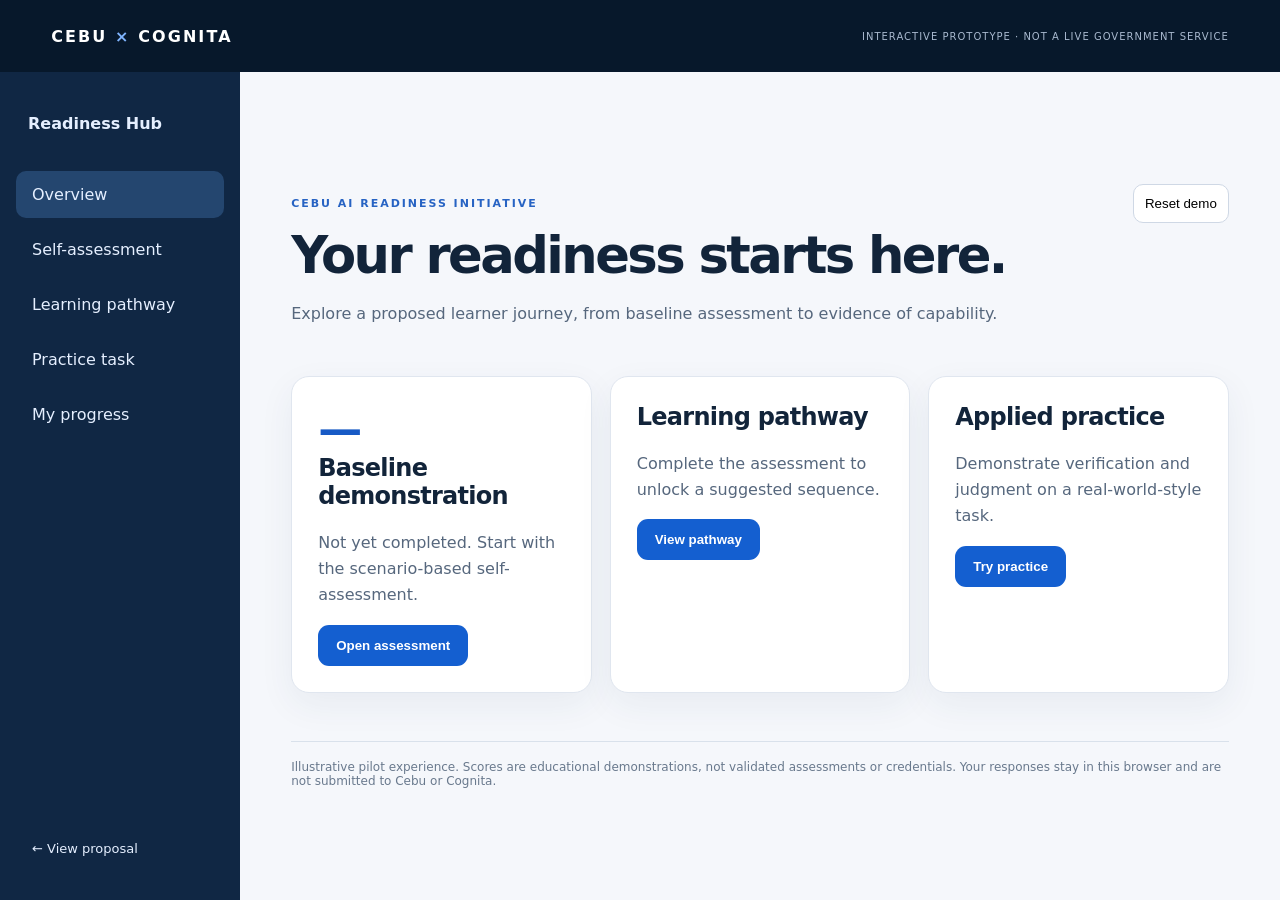
<file: hub.html>
<!doctype html><html lang="en"><head><meta charset="utf-8"><meta name="viewport" content="width=device-width,initial-scale=1"><meta name="theme-color" content="#07182b"><title>Cebu AI Readiness Hub | Interactive Prototype</title><link rel="stylesheet" href="hub.css"></head><body><header><a href="index.html" class="brand">CEBU <span>×</span> COGNITA</a><span class="tag">INTERACTIVE PROTOTYPE · NOT A LIVE GOVERNMENT SERVICE</span></header><div class="layout"><nav aria-label="Hub sections"><strong>Readiness Hub</strong><button data-page="overview" class="active">Overview</button><button data-page="assessment">Self-assessment</button><button data-page="pathway">Learning pathway</button><button data-page="practice">Practice task</button><button data-page="progress">My progress</button><a href="index.html">← View proposal</a></nav><main><div class="top"><div><p class="eyebrow">CEBU AI READINESS INITIATIVE</p><h1 id="pageTitle">Your readiness starts here.</h1><p id="pageDescription">Explore a proposed learner journey, from baseline assessment to evidence of capability.</p></div><button id="reset" class="quiet">Reset demo</button></div><div id="view" aria-live="polite"></div><footer>Illustrative pilot experience. Scores are educational demonstrations, not validated assessments or credentials. Your responses stay in this browser and are not submitted to Cebu or Cognita.</footer></main></div><script src="hub.js"></script></body></html>
</file>
<file: styles.css>
:root{--navy:#07182b;--navy2:#0b213b;--blue:#1e65d6;--blue2:#2f7df0;--cream:#f5f0e6;--paper:#fbfaf7;--ink:#0b1726;--muted:#617085;--gold:#d6ad62;--line:rgba(255,255,255,.16);--lightline:rgba(7,24,43,.12)}
*{box-sizing:border-box}
html{scroll-behavior:smooth;scroll-snap-type:y mandatory;background:var(--navy)}
body{margin:0;font-family:Inter,ui-sans-serif,-apple-system,BlinkMacSystemFont,"Segoe UI",sans-serif;background:var(--navy);color:white;overflow-x:hidden}
.progress{position:fixed;top:0;left:0;width:100%;height:3px;background:rgba(255,255,255,.08);z-index:100}.progress span{display:block;height:100%;width:0;background:var(--gold);transition:width .3s ease}
.chrome{position:fixed;top:3px;left:0;width:100%;display:flex;align-items:center;justify-content:space-between;padding:20px 28px;z-index:90;mix-blend-mode:difference;color:#fff;pointer-events:none}.brand,.chrome-actions{display:flex;align-items:center;gap:14px}.brand{font-size:12px;letter-spacing:.14em;font-weight:800}.brand span{opacity:.55}.chrome-actions{pointer-events:auto}.icon-btn{border:0;background:transparent;color:inherit;font:inherit;font-size:11px;text-transform:uppercase;letter-spacing:.12em;cursor:pointer}.counter{font-size:11px;letter-spacing:.12em;display:flex;gap:5px;opacity:.8}
.scene{min-height:100svh;scroll-snap-align:start;position:relative;display:flex;align-items:center;overflow:hidden}.scene-inner{width:min(1180px,calc(100% - 80px));margin:0 auto;padding:104px 0 80px;position:relative;z-index:2}
.scene-dark{background:#061421}.scene-navy{background:linear-gradient(145deg,#07182b 0%,#0c2746 100%)}.scene-blue{background:linear-gradient(135deg,#0d4eb9 0%,#1f70e5 58%,#0e3f94 100%)}.scene-light{background:var(--paper);color:var(--ink)}.scene-cream{background:var(--cream);color:var(--ink)}
.ambient{position:absolute;border-radius:50%;filter:blur(6px);opacity:.35}.ambient-a{width:38vw;height:38vw;right:-10vw;top:0;background:radial-gradient(circle,rgba(46,126,240,.55),transparent 68%)}.ambient-b{width:32vw;height:32vw;left:-16vw;bottom:-8vw;background:radial-gradient(circle,rgba(214,173,98,.35),transparent 70%)}
.hero-grid,.split{display:grid;grid-template-columns:1.2fr .8fr;gap:64px;align-items:center}.eyebrow{font-size:11px;font-weight:800;letter-spacing:.2em;text-transform:uppercase;opacity:.68;margin:0 0 24px}.eyebrow.dark{color:var(--ink);opacity:.56}
h1{font-size:clamp(56px,8.4vw,126px);line-height:.82;letter-spacing:-.065em;margin:0;font-weight:900}h1 span,.accent{color:#6ba4ff}.lede{font-size:clamp(17px,2vw,26px);line-height:1.5;max-width:760px;color:rgba(255,255,255,.72);margin:34px 0 38px}
.primary{border:1px solid rgba(255,255,255,.35);background:white;color:var(--ink);padding:15px 20px;border-radius:999px;font-weight:800;letter-spacing:.02em;display:inline-flex;gap:28px;align-items:center;cursor:pointer}.primary span{font-size:18px}
.bottom-note{position:absolute;left:50%;bottom:24px;transform:translateX(-50%);width:min(1180px,calc(100% - 80px));font-size:12px;letter-spacing:.06em;color:rgba(255,255,255,.55);z-index:3}.bottom-note.strong{font-size:16px;color:white;font-weight:750}
.hero-mark{width:min(390px,34vw);aspect-ratio:1;justify-self:end;position:relative;display:grid;place-items:center}.orbit{position:absolute;border:1px solid rgba(255,255,255,.24);border-radius:50%}.orbit-1{inset:0}.orbit-2{inset:13%;transform:rotate(35deg)}.orbit-3{inset:27%;border-color:rgba(214,173,98,.65)}.core{width:46%;aspect-ratio:1;border-radius:50%;background:rgba(255,255,255,.08);backdrop-filter:blur(10px);display:grid;place-content:center;text-align:center;font-size:11px;letter-spacing:.16em}.core strong{font-size:20px;letter-spacing:.06em}
.display{font-size:clamp(42px,6vw,88px);line-height:.96;letter-spacing:-.055em;margin:0 0 28px}.display.dark{color:var(--ink)}.statement{font-size:clamp(22px,3vw,42px);line-height:1.2;max-width:920px;color:rgba(255,255,255,.76);margin:22px 0 38px}.statement.dark{color:#304057}.statement em{font-style:normal;color:var(--blue);font-weight:800}
.people-grid{display:grid;grid-template-columns:repeat(5,1fr);gap:12px;margin-top:42px}.people-grid article,.capability-grid article,.signal-grid article,.engine-grid article,.sector-grid article{padding:22px;border:1px solid var(--lightline);border-radius:18px;background:rgba(255,255,255,.45)}.people-grid article span,.capability-grid article span{font-size:10px;letter-spacing:.12em;color:var(--blue);font-weight:900}.people-grid h3,.capability-grid h3,.signal-grid h3,.sector-grid h3{margin:32px 0 8px;font-size:18px}.people-grid p,.capability-grid p,.signal-grid p,.sector-grid p{margin:0;font-size:13px;line-height:1.55;color:#586779}.closing-line{font-size:18px;line-height:1.5;margin:42px 0 0;max-width:900px;color:rgba(255,255,255,.72)}.closing-line.dark{color:#394b61}
.question-stack{display:grid;gap:14px}.question-stack div{padding:22px 24px;border:1px solid rgba(255,255,255,.14);border-radius:16px;font-size:18px;background:rgba(255,255,255,.035)}
.metric-wrap{display:flex;align-items:flex-end;gap:14px;margin-top:10px}.metric{font-size:clamp(110px,20vw,270px);line-height:.82;letter-spacing:-.085em;font-weight:950;color:var(--blue)}.metric-unit{font-size:16px;font-weight:900;letter-spacing:.16em;padding-bottom:26px}.metric-caption{font-size:clamp(25px,3.2vw,44px);margin:32px 0}.evidence-grid{display:grid;grid-template-columns:repeat(3,1fr);gap:14px}.evidence-grid div{border-top:1px solid var(--lightline);padding-top:18px;display:grid;gap:8px}.evidence-grid strong{font-size:25px}.evidence-grid span{font-size:13px;line-height:1.5;color:#607087}.source-link{margin-top:20px;background:transparent;border:0;border-bottom:1px solid #8b98a8;padding:0 0 4px;color:#536277;cursor:pointer}
.signal-grid{display:grid;grid-template-columns:repeat(3,1fr);gap:14px;margin-top:40px}.signal-grid article{background:rgba(255,255,255,.045);border-color:rgba(255,255,255,.13)}.signal-grid article span{font-size:11px;letter-spacing:.16em;font-weight:900;color:#8eb7ff}.signal-grid article h3{margin-top:52px}.signal-grid article p{color:rgba(255,255,255,.62)}
.center{text-align:center}.mega{font-size:clamp(54px,9vw,130px);letter-spacing:-.07em;line-height:.87;margin:0}.mega span{color:#ffdd9b}.bridge{text-transform:uppercase;letter-spacing:.22em;font-size:11px;margin:30px 0}.ladder,.final-chain{display:flex;justify-content:center;flex-wrap:wrap;gap:14px;align-items:center;margin-top:52px;font-size:11px;font-weight:900;letter-spacing:.12em}.ladder b,.final-chain b{opacity:.5}
.capability-grid{display:grid;grid-template-columns:repeat(3,1fr);gap:12px;margin-top:42px}.capability-grid article{min-height:150px}
.product-shell{border:1px solid rgba(255,255,255,.16);border-radius:24px;overflow:hidden;background:#091d33;box-shadow:0 30px 80px rgba(0,0,0,.32);margin-top:40px}.product-top{height:50px;border-bottom:1px solid rgba(255,255,255,.12);display:flex;align-items:center;gap:8px;padding:0 18px;font-size:10px;letter-spacing:.12em}.product-top strong{margin-left:10px}.illustrative{margin-left:auto;font-style:normal;font-size:9px;letter-spacing:.14em;text-transform:uppercase;color:rgba(255,255,255,.5);border:1px solid rgba(255,255,255,.18);border-radius:999px;padding:4px 9px}.dot{width:7px;height:7px;border-radius:50%;background:rgba(255,255,255,.32)}.product-body{display:grid;grid-template-columns:220px 1fr;min-height:360px}.product-body aside{padding:24px;border-right:1px solid rgba(255,255,255,.1);display:grid;align-content:start;gap:18px;font-size:12px;color:rgba(255,255,255,.55)}.product-body aside b{color:white}.dashboard{padding:28px;display:grid;grid-template-columns:.45fr 1fr;gap:16px}.score,.path,.mini{border:1px solid rgba(255,255,255,.1);background:rgba(255,255,255,.035);border-radius:18px;padding:22px}.score{grid-row:span 2;display:grid;align-content:center}.score small,.path small,.mini small{font-size:9px;letter-spacing:.15em;color:#84adf6}.score strong{font-size:88px;line-height:1;margin:10px 0}.score span{font-size:13px}.path h3{font-size:26px;margin:22px 0 8px}.path p,.mini strong{font-size:13px;color:rgba(255,255,255,.68);font-weight:500}.bar{height:7px;border-radius:20px;background:rgba(255,255,255,.1);margin-top:30px;overflow:hidden}.bar span{display:block;width:62%;height:100%;background:#6fa7ff}
.dual{display:grid;grid-template-columns:1fr 1fr;gap:16px;margin-top:42px}.dual>div{padding:34px;border:1px solid var(--lightline);border-radius:22px}.dual>div span{font-size:11px;color:var(--blue);font-weight:900}.dual h2{font-size:clamp(42px,5vw,70px);line-height:.92;margin:42px 0 18px;letter-spacing:-.05em}.dual p{font-size:15px;line-height:1.6;color:#5f6f83}.flow{display:flex;flex-wrap:wrap;gap:10px;align-items:center;margin-top:30px;font-size:11px;font-weight:900;letter-spacing:.08em}.dark-flow{color:var(--ink)}.flow b{color:var(--blue)}
.engine-grid{display:grid;grid-template-columns:repeat(4,1fr);gap:12px;margin-top:38px}.engine-grid article{min-height:150px;background:rgba(255,255,255,.04);border-color:rgba(255,255,255,.12)}.engine-grid b{font-size:11px;letter-spacing:.13em;color:#89b3ff}.engine-grid p{font-size:13px;line-height:1.5;color:rgba(255,255,255,.63);margin-top:42px}
.attendance{font-size:clamp(80px,14vw,180px);font-weight:950;letter-spacing:-.07em;color:#c9d0d8;line-height:.8;margin-top:22px}.attendance span{font-size:14px;letter-spacing:.04em;font-weight:650}.strike{font-size:clamp(42px,5vw,72px);margin-top:36px}.measure-grid{display:grid;grid-template-columns:repeat(3,1fr);gap:10px;margin-top:34px}.measure-grid div{padding:20px;border-radius:12px;background:var(--ink);color:white;text-align:center;font-size:11px;letter-spacing:.13em;font-weight:900}
.sector-grid{display:grid;grid-template-columns:repeat(5,1fr);gap:12px;margin-top:42px}.sector-grid article{background:rgba(255,255,255,.045);border-color:rgba(255,255,255,.13)}.sector-grid article h3{margin-top:10px;color:white}.sector-grid article p{color:rgba(255,255,255,.62)}
.transfer{display:flex;align-items:center;gap:12px;flex-wrap:wrap;margin-top:48px}.transfer span{padding:15px 18px;border:1px solid var(--lightline);border-radius:999px;font-size:11px;font-weight:900;letter-spacing:.06em}.transfer b{color:var(--blue)}.ownership-card{margin-top:60px;border-left:4px solid var(--blue);padding:10px 0 10px 24px;display:grid;gap:7px}.ownership-card small{font-size:10px;letter-spacing:.14em}.ownership-card strong{font-size:42px;letter-spacing:-.04em}.ownership-card span{color:#5e6d80}
.roadmap{list-style:none;margin:38px 0 0;padding:0;display:grid;grid-template-columns:repeat(5,1fr);gap:10px}.roadmap li{border:1px solid rgba(255,255,255,.12);border-radius:18px;padding:22px;min-height:210px;display:grid;align-content:space-between}.roadmap li>b{font-size:11px;letter-spacing:.14em;color:#8cb5ff}.roadmap li div{display:grid;gap:10px}.roadmap strong{font-size:20px}.roadmap span{font-size:12px;line-height:1.5;color:rgba(255,255,255,.6)}
.partner-grid{display:grid;grid-template-columns:1fr auto 1fr;gap:26px;align-items:center;margin-top:34px}.partner-grid>div:not(.plus){border:1px solid var(--lightline);border-radius:20px;padding:28px}.partner-grid small{font-size:10px;letter-spacing:.14em;color:var(--blue);font-weight:900}.partner-grid p{margin:14px 0;color:#56667a}.plus{font-size:40px;color:var(--blue)}.result{margin-top:16px;padding:24px;border-radius:18px;text-align:center;font-size:14px;letter-spacing:.12em;font-weight:900}.result.dark{background:var(--ink);color:white}
.final-chain{margin:48px auto}.final-lockup{margin:58px auto 34px;display:grid;gap:12px}.final-lockup small{letter-spacing:.18em;font-weight:800}.final-lockup strong{font-size:clamp(60px,10vw,144px);line-height:.82;letter-spacing:-.07em}.light-btn{margin-top:14px}
.nav-arrows{position:fixed;right:26px;bottom:24px;display:flex;gap:8px;z-index:80}.nav-arrows button{width:42px;height:42px;border-radius:50%;border:1px solid rgba(255,255,255,.22);background:rgba(7,24,43,.65);color:white;backdrop-filter:blur(10px);cursor:pointer}
dialog{width:min(760px,calc(100% - 32px));border:0;border-radius:24px;padding:0;background:#fbfaf7;color:var(--ink);box-shadow:0 30px 120px rgba(0,0,0,.45)}dialog::backdrop{background:rgba(3,12,24,.78);backdrop-filter:blur(6px)}.dialog-head{display:flex;justify-content:space-between;align-items:flex-start;padding:28px 30px;border-bottom:1px solid var(--lightline)}.dialog-head small{font-size:9px;letter-spacing:.16em;color:var(--blue);font-weight:900}.dialog-head h2{font-size:38px;margin:7px 0 0;letter-spacing:-.04em}.dialog-head button{border:0;background:transparent;font-size:30px;cursor:pointer}.source-list{display:grid;padding:12px 30px}.source-list a{text-decoration:none;color:inherit;padding:20px 0;border-bottom:1px solid var(--lightline);display:grid;gap:7px}.source-list a span{font-size:10px;color:var(--blue);font-weight:900;letter-spacing:.08em}.source-list a strong{font-size:18px}.source-list a p{font-size:13px;line-height:1.5;color:#5b6b7f;margin:0}.disclaimer{padding:6px 30px 28px;font-size:11px;color:#6d7887}.pilot-steps{padding:18px 30px;display:grid}.pilot-steps div{display:flex;gap:18px;align-items:center;padding:16px 0;border-bottom:1px solid var(--lightline)}.pilot-steps b{color:var(--blue);font-size:11px}.pilot-steps span{font-size:15px}
.js .reveal{opacity:0;transform:translateY(26px);transition:opacity .75s ease,transform .75s ease}.js .reveal.is-visible{opacity:1;transform:none}
@media (prefers-reduced-motion:reduce){html{scroll-behavior:auto}.js .reveal{opacity:1;transform:none;transition:none}}
@media (max-width:900px){.scene-inner{width:min(100% - 36px,760px);padding-top:90px}.hero-grid,.split{grid-template-columns:1fr}.hero-mark{display:none}.people-grid,.sector-grid{grid-template-columns:1fr 1fr}.signal-grid,.capability-grid,.evidence-grid{grid-template-columns:1fr 1fr}.engine-grid{grid-template-columns:1fr 1fr}.roadmap{grid-template-columns:1fr 1fr}.product-body{grid-template-columns:1fr}.product-body aside{display:none}.partner-grid{grid-template-columns:1fr}.plus{display:none}.bottom-note{width:calc(100% - 36px)}.chrome{padding:16px 18px}.icon-btn{display:none}.dashboard{grid-template-columns:1fr}.score{grid-row:auto}.metric{font-size:30vw}}
@media (max-width:580px){html{scroll-snap-type:none}.scene{min-height:auto;padding:30px 0}.scene-inner{padding:70px 0 54px}.people-grid,.sector-grid,.signal-grid,.capability-grid,.evidence-grid,.engine-grid,.measure-grid,.dual,.roadmap{grid-template-columns:1fr}.product-shell{display:none}.transfer{display:grid}.transfer b{transform:rotate(90deg);justify-self:center}.bottom-note{display:none}.nav-arrows{display:none}.chrome-actions .counter{display:none}.display{font-size:42px}.mega{font-size:54px}.final-lockup strong{font-size:60px}}

/* Centered scenes keep their statement centered */
.center .statement{margin-inline:auto}
/* 3D layer: the canvas sits between scene backgrounds and scene content */
#stage{position:fixed;inset:0;width:100%;height:100%;z-index:1;pointer-events:none}
.webgl .orbit{display:none}
.webgl .core{background:rgba(6,20,33,.35)}
.webgl .people-grid article,.webgl .capability-grid article,.webgl .signal-grid article,.webgl .engine-grid article,.webgl .sector-grid article,.webgl .roadmap li,.webgl .dual>div,.webgl .partner-grid>div:not(.plus),.webgl .question-stack div{-webkit-backdrop-filter:blur(8px);backdrop-filter:blur(8px)}
.webgl .scene-light .people-grid article,.webgl .scene-light .capability-grid article{background:rgba(251,250,247,.72)}
.webgl .scene-cream .dual>div,.webgl .scene-light .partner-grid>div:not(.plus){background:rgba(245,240,230,.7)}
.source-list a.flash{animation:flash 1.6s ease}
@keyframes flash{0%,40%{background:rgba(30,101,214,.12)}100%{background:transparent}}
.icon-btn:focus-visible,.nav-arrows button:focus-visible,.primary:focus-visible,.source-link:focus-visible,.dialog-head button:focus-visible{outline:2px solid var(--gold);outline-offset:3px}
@media (max-width:580px){.illustrative{display:none}}
</file>
<file: hub.css>
:root{font-family:Inter,ui-sans-serif,system-ui,-apple-system,sans-serif;color:#12243a;background:#f5f7fb}*{box-sizing:border-box}body{margin:0}header{height:72px;background:#07182b;color:white;display:flex;align-items:center;justify-content:space-between;padding:0 4%;gap:16px}.brand{font-weight:900;letter-spacing:.13em;color:white;text-decoration:none}.brand span{color:#80b5ff}.tag{font-size:10px;letter-spacing:.1em;color:#a9b9cf}.layout{display:grid;grid-template-columns:240px minmax(0,1fr);min-height:calc(100vh - 72px)}nav{background:#102744;color:#e5efff;padding:30px 16px;display:flex;flex-direction:column;gap:8px}nav strong{padding:12px;margin-bottom:18px}nav button,nav a{color:inherit;background:transparent;border:0;text-align:left;text-decoration:none;padding:14px 16px;border-radius:10px;cursor:pointer;font:inherit}nav button:hover,nav button.active{background:#24466f}nav a{margin-top:auto;font-size:13px}main{padding:clamp(20px,4vw,64px);max-width:1250px;width:100%;margin:auto}.top{display:flex;justify-content:space-between;align-items:start;gap:16px}.eyebrow{font-size:11px;letter-spacing:.18em;font-weight:800;color:#2763c3}h1{font-size:clamp(30px,4vw,52px);letter-spacing:-.05em;margin:12px 0}h2{letter-spacing:-.03em}p{line-height:1.65;color:#56677d}.quiet{background:white;border:1px solid #cfd8e5;border-radius:10px;padding:11px;cursor:pointer;white-space:nowrap}.grid{display:grid;grid-template-columns:repeat(3,minmax(0,1fr));gap:18px;margin-top:32px}.card{background:white;border:1px solid #e0e6ef;border-radius:18px;padding:26px;box-shadow:0 12px 35px #1a3c6610}.card.wide{grid-column:span 2}.card h2,.card h3{margin-top:0}.number{font-size:44px;font-weight:900;letter-spacing:-.05em;color:#175ac5}.muted{font-size:13px}.button{background:#145fd0;border:0;color:white;border-radius:11px;padding:13px 18px;cursor:pointer;font-weight:700}.button:disabled{opacity:.45;cursor:not-allowed}.option{display:block;padding:14px;margin:10px 0;border:1px solid #d8e0eb;border-radius:10px;cursor:pointer}.option:has(input:checked){border-color:#145fd0;background:#edf4ff}.option input{margin-right:10px}.steps{display:flex;gap:8px;flex-wrap:wrap;margin:22px 0}.step{background:#e6edf7;border-radius:50px;padding:8px 12px;font-size:12px}.step.done{background:#d4e9df;color:#146044}.bar{height:12px;border-radius:20px;background:#e2e8f1;overflow:hidden}.bar span{display:block;background:#1766d8;height:100%}footer{margin-top:48px;border-top:1px solid #d9e1eb;padding-top:18px;font-size:12px;color:#69798d}@media(max-width:800px){header{height:auto;min-height:66px}.tag{max-width:160px;text-align:right}.layout{display:block}nav{flex-direction:row;overflow:auto;padding:10px;gap:4px}nav strong,nav a{display:none}nav button{white-space:nowrap;font-size:13px;padding:12px}main{padding:22px}.grid{grid-template-columns:1fr}.card.wide{grid-column:auto}.top{display:block}.quiet{margin-top:12px}}
</file>
